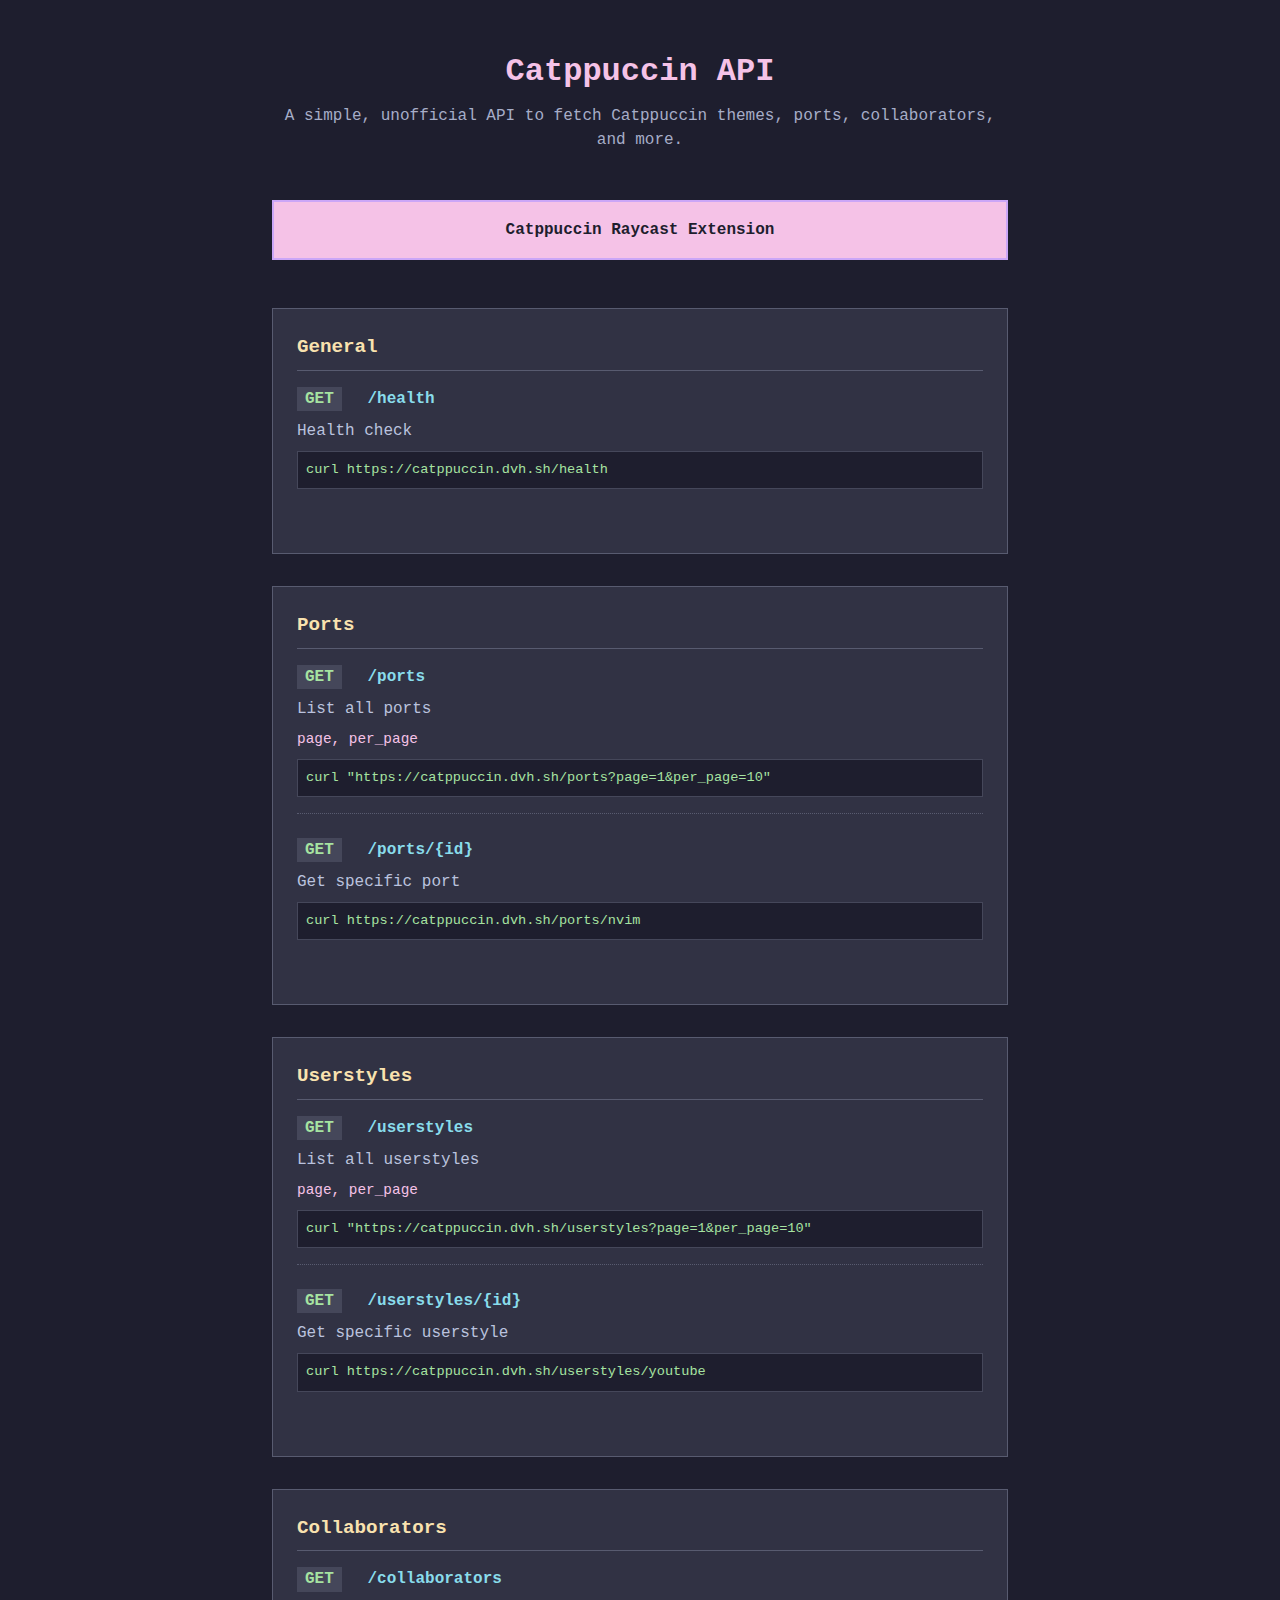
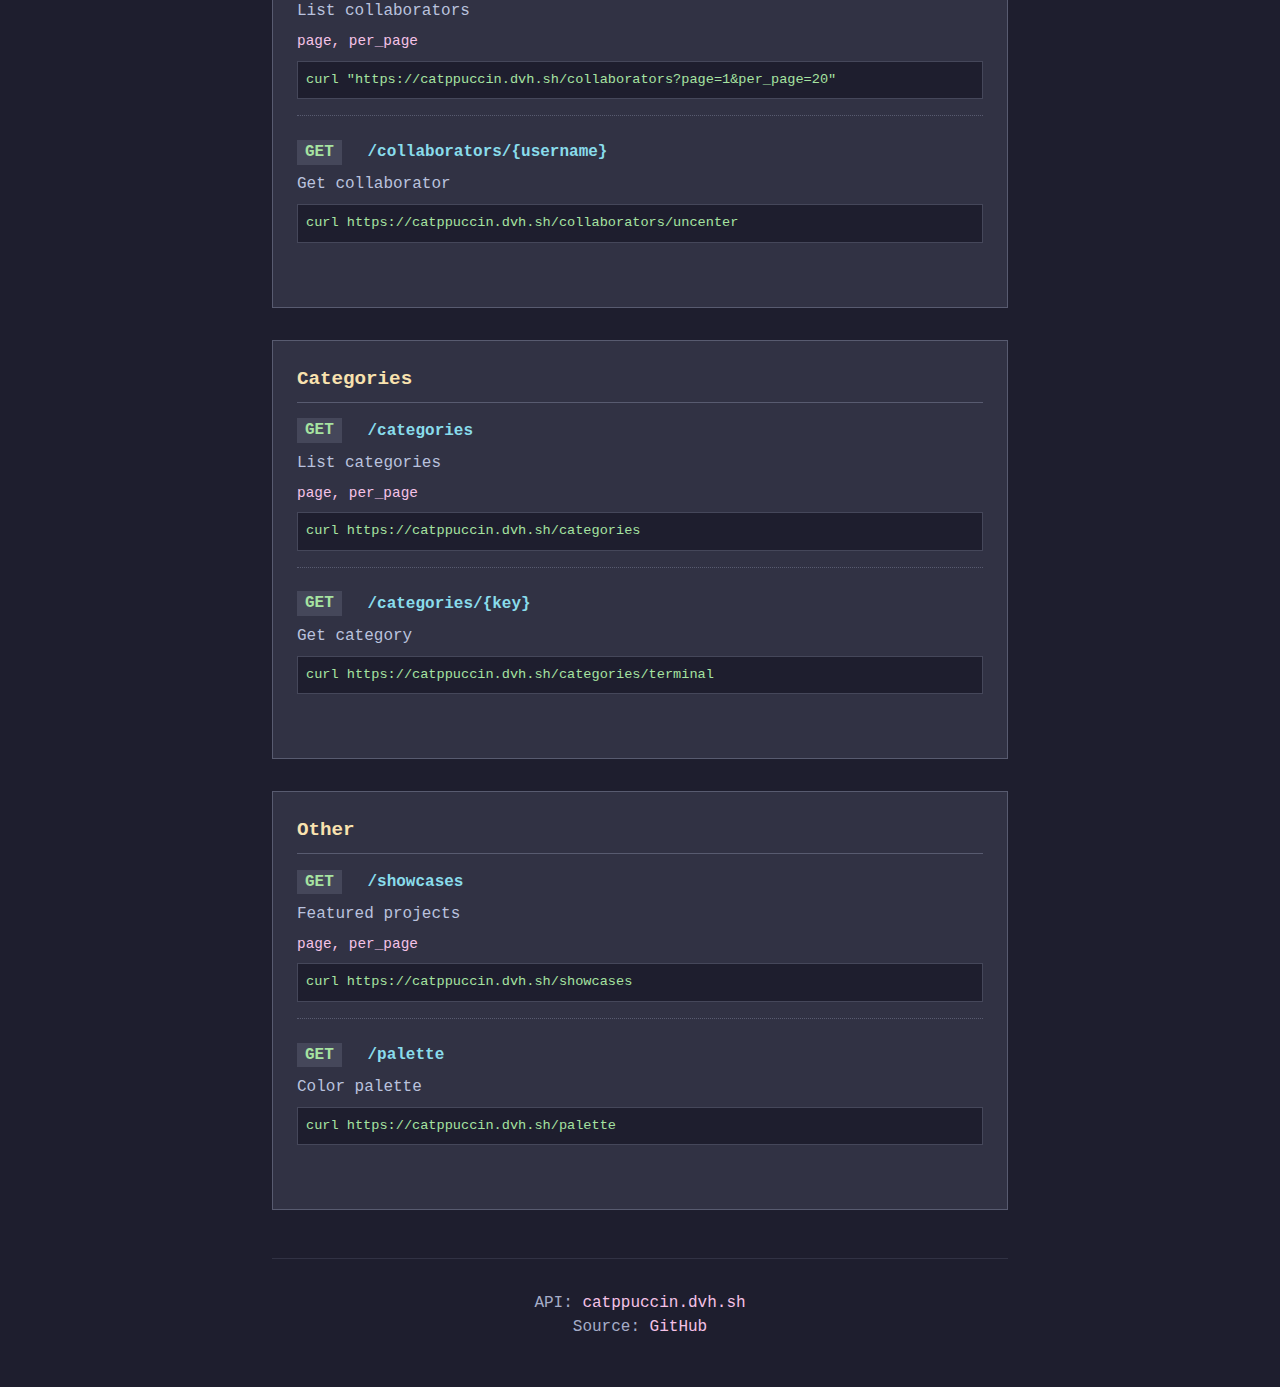
<file: public/index.html>
<!DOCTYPE html>
<html lang="en">
<head>
    <meta charset="UTF-8">
    <meta name="viewport" content="width=device-width, initial-scale=1.0">
    <title>Catppuccin API</title>
    <link rel="stylesheet" href="styles.css">
</head>
<body>
    <div class="container">
        <h1>Catppuccin API</h1>
        <p class="subtitle">
            A simple, unofficial API to fetch Catppuccin themes, ports, collaborators, and more.
        </p>

        <div class="banner">
            <a href="https://www.raycast.com/dvhsh/catppuccin" target="_blank">
                Catppuccin Raycast Extension 
            </a>
        </div>

        <div class="section">
            <h2>General</h2>
            <div class="endpoint">
                <div class="method-path">
                    <span class="method">GET</span>
                    <span class="path">/health</span>
                </div>
                <div class="desc">Health check</div>
                <div class="example">curl https://catppuccin.dvh.sh/health</div>
            </div>
        </div>

        <div class="section">
            <h2>Ports</h2>
            <div class="endpoint">
                <div class="method-path">
                    <span class="method">GET</span>
                    <span class="path">/ports</span>
                </div>
                <div class="desc">List all ports</div>
                <div class="params">page, per_page</div>
                <div class="example">curl "https://catppuccin.dvh.sh/ports?page=1&per_page=10"</div>
            </div>
            <div class="endpoint">
                <div class="method-path">
                    <span class="method">GET</span>
                    <span class="path">/ports/{id}</span>
                </div>
                <div class="desc">Get specific port</div>
                <div class="example">curl https://catppuccin.dvh.sh/ports/nvim</div>
            </div>
        </div>

        <div class="section">
            <h2>Userstyles</h2>
            <div class="endpoint">
                <div class="method-path">
                    <span class="method">GET</span>
                    <span class="path">/userstyles</span>
                </div>
                <div class="desc">List all userstyles</div>
                <div class="params">page, per_page</div>
                <div class="example">curl "https://catppuccin.dvh.sh/userstyles?page=1&per_page=10"</div>
            </div>
            <div class="endpoint">
                <div class="method-path">
                    <span class="method">GET</span>
                    <span class="path">/userstyles/{id}</span>
                </div>
                <div class="desc">Get specific userstyle</div>
                <div class="example">curl https://catppuccin.dvh.sh/userstyles/youtube</div>
            </div>
        </div>

        <div class="section">
            <h2>Collaborators</h2>
            <div class="endpoint">
                <div class="method-path">
                    <span class="method">GET</span>
                    <span class="path">/collaborators</span>
                </div>
                <div class="desc">List collaborators</div>
                <div class="params">page, per_page</div>
                <div class="example">curl "https://catppuccin.dvh.sh/collaborators?page=1&per_page=20"</div>
            </div>
            <div class="endpoint">
                <div class="method-path">
                    <span class="method">GET</span>
                    <span class="path">/collaborators/{username}</span>
                </div>
                <div class="desc">Get collaborator</div>
                <div class="example">curl https://catppuccin.dvh.sh/collaborators/uncenter</div>
            </div>
        </div>

        <div class="section">
            <h2>Categories</h2>
            <div class="endpoint">
                <div class="method-path">
                    <span class="method">GET</span>
                    <span class="path">/categories</span>
                </div>
                <div class="desc">List categories</div>
                <div class="params">page, per_page</div>
                <div class="example">curl https://catppuccin.dvh.sh/categories</div>
            </div>
            <div class="endpoint">
                <div class="method-path">
                    <span class="method">GET</span>
                    <span class="path">/categories/{key}</span>
                </div>
                <div class="desc">Get category</div>
                <div class="example">curl https://catppuccin.dvh.sh/categories/terminal</div>
            </div>
        </div>

        <div class="section">
            <h2>Other</h2>
            <div class="endpoint">
                <div class="method-path">
                    <span class="method">GET</span>
                    <span class="path">/showcases</span>
                </div>
                <div class="desc">Featured projects</div>
                <div class="params">page, per_page</div>
                <div class="example">curl https://catppuccin.dvh.sh/showcases</div>
            </div>
            <div class="endpoint">
                <div class="method-path">
                    <span class="method">GET</span>
                    <span class="path">/palette</span>
                </div>
                <div class="desc">Color palette</div>
                <div class="example">curl https://catppuccin.dvh.sh/palette</div>
            </div>
        </div>

        <div class="footer">
            <p>API: <a href="https://catppuccin.dvh.sh" target="_blank">catppuccin.dvh.sh</a></p>
            <p>Source: <a href="https://github.com/dvh-sh/catppuccin.dvh.sh" target="_blank">GitHub</a></p>
        </div>
    </div>
</body>
</html>
</file>
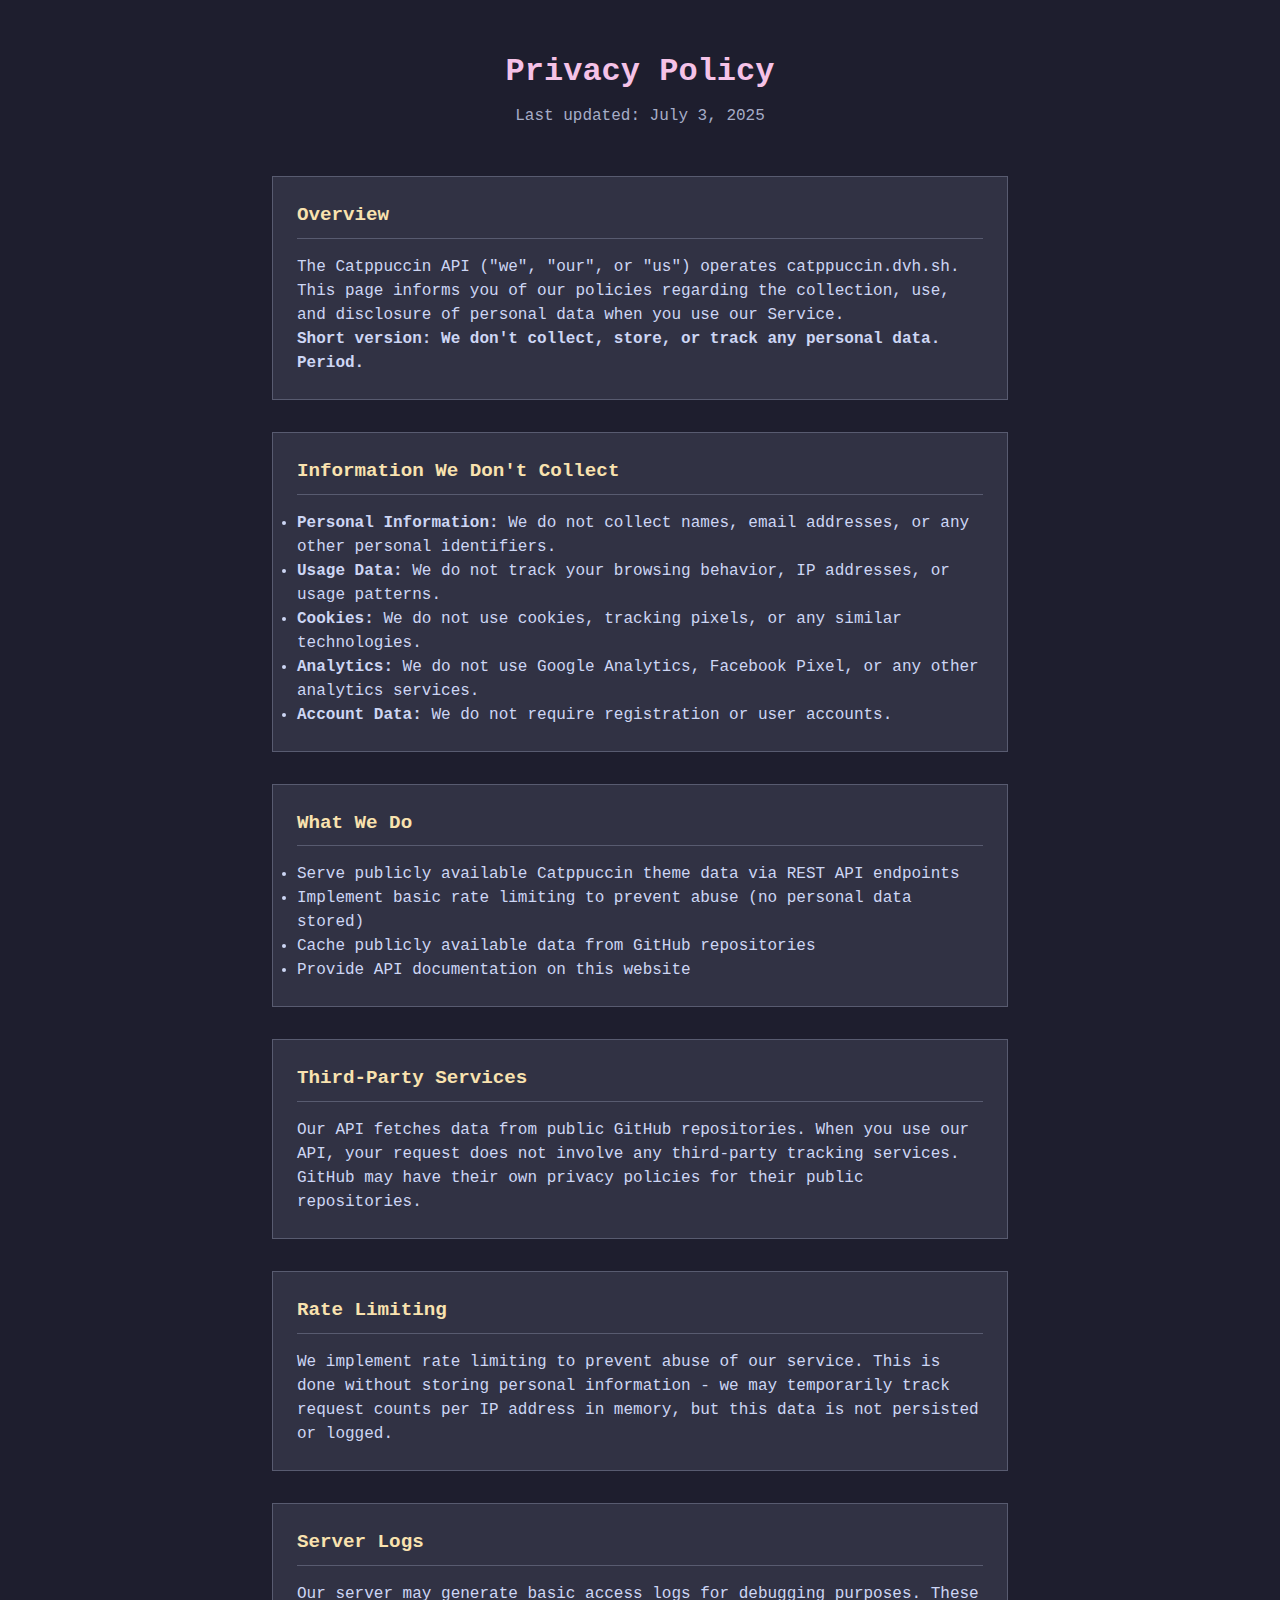
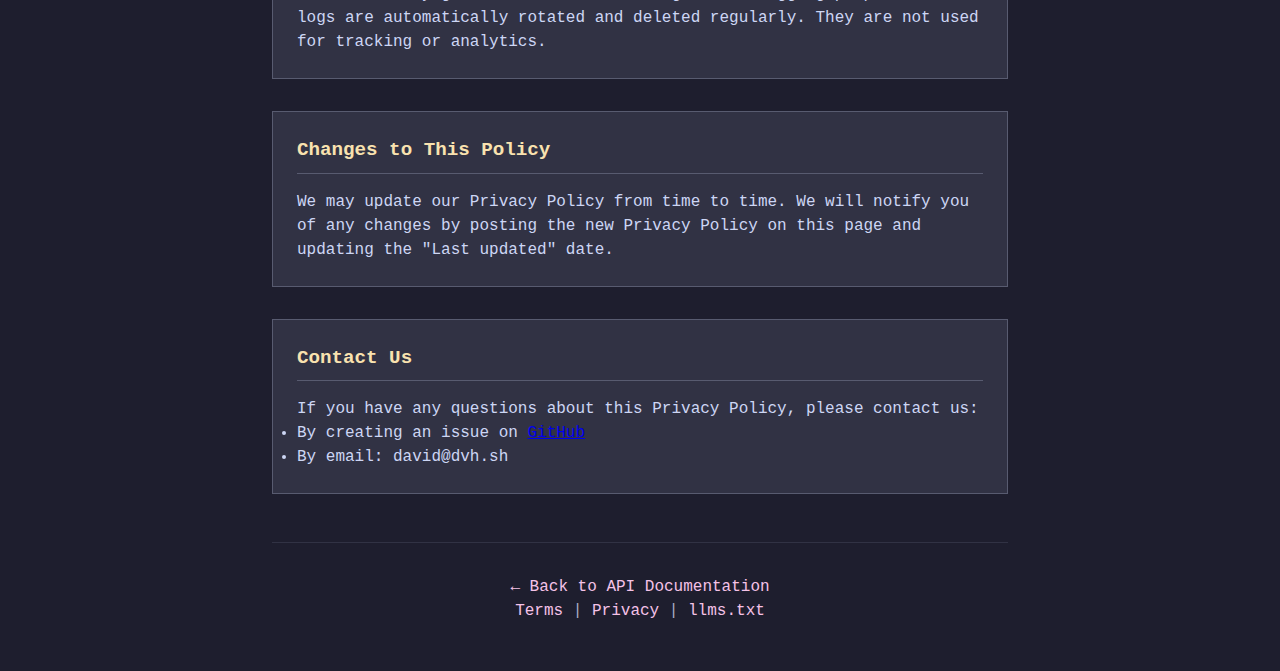
<file: public/privacy/index.html>
<!doctype html>
<html lang="en">
  <head>
    <meta charset="UTF-8" />
    <meta name="viewport" content="width=device-width, initial-scale=1.0" />
    <title>Privacy Policy - Catppuccin API</title>
    <meta
      name="description"
      content="Privacy policy for Catppuccin API - We don't collect, store, or track any personal data."
    />
    <link rel="canonical" href="https://catppuccin.dvh.sh/privacy" />
    <link rel="stylesheet" href="../styles.css" />
  </head>
  <body>
    <div class="container">
      <header>
        <h1>Privacy Policy</h1>
        <p class="subtitle">Last updated: July 3, 2025</p>
      </header>

      <main>
        <section class="section">
          <h2>Overview</h2>
          <p>
            The Catppuccin API ("we", "our", or "us") operates
            catppuccin.dvh.sh. This page informs you of our policies regarding
            the collection, use, and disclosure of personal data when you use
            our Service.
          </p>

          <p>
            <strong
              >Short version: We don't collect, store, or track any personal
              data. Period.</strong
            >
          </p>
        </section>

        <section class="section">
          <h2>Information We Don't Collect</h2>
          <ul>
            <li>
              <strong>Personal Information:</strong> We do not collect names,
              email addresses, or any other personal identifiers.
            </li>
            <li>
              <strong>Usage Data:</strong> We do not track your browsing
              behavior, IP addresses, or usage patterns.
            </li>
            <li>
              <strong>Cookies:</strong> We do not use cookies, tracking pixels,
              or any similar technologies.
            </li>
            <li>
              <strong>Analytics:</strong> We do not use Google Analytics,
              Facebook Pixel, or any other analytics services.
            </li>
            <li>
              <strong>Account Data:</strong> We do not require registration or
              user accounts.
            </li>
          </ul>
        </section>

        <section class="section">
          <h2>What We Do</h2>
          <ul>
            <li>
              Serve publicly available Catppuccin theme data via REST API
              endpoints
            </li>
            <li>
              Implement basic rate limiting to prevent abuse (no personal data
              stored)
            </li>
            <li>Cache publicly available data from GitHub repositories</li>
            <li>Provide API documentation on this website</li>
          </ul>
        </section>

        <section class="section">
          <h2>Third-Party Services</h2>
          <p>
            Our API fetches data from public GitHub repositories. When you use
            our API, your request does not involve any third-party tracking
            services. GitHub may have their own privacy policies for their
            public repositories.
          </p>
        </section>

        <section class="section">
          <h2>Rate Limiting</h2>
          <p>
            We implement rate limiting to prevent abuse of our service. This is
            done without storing personal information - we may temporarily track
            request counts per IP address in memory, but this data is not
            persisted or logged.
          </p>
        </section>

        <section class="section">
          <h2>Server Logs</h2>
          <p>
            Our server may generate basic access logs for debugging purposes.
            These logs are automatically rotated and deleted regularly. They are
            not used for tracking or analytics.
          </p>
        </section>

        <section class="section">
          <h2>Changes to This Policy</h2>
          <p>
            We may update our Privacy Policy from time to time. We will notify
            you of any changes by posting the new Privacy Policy on this page
            and updating the "Last updated" date.
          </p>
        </section>

        <section class="section">
          <h2>Contact Us</h2>
          <p>
            If you have any questions about this Privacy Policy, please contact
            us:
          </p>
          <ul>
            <li>
              By creating an issue on
              <a
                href="https://github.com/dvh-sh/catppuccin.dvh.sh"
                target="_blank"
                rel="noopener noreferrer"
                >GitHub</a
              >
            </li>
            <li>By email: david@dvh.sh</li>
          </ul>
        </section>
      </main>

      <footer class="footer">
        <p><a href="/">← Back to API Documentation</a></p>
        <p>
          <a href="/terms">Terms</a> | <a href="/privacy">Privacy</a> |
          <a href="/llms.txt">llms.txt</a>
        </p>
      </footer>
    </div>
  </body>
</html>
</file>
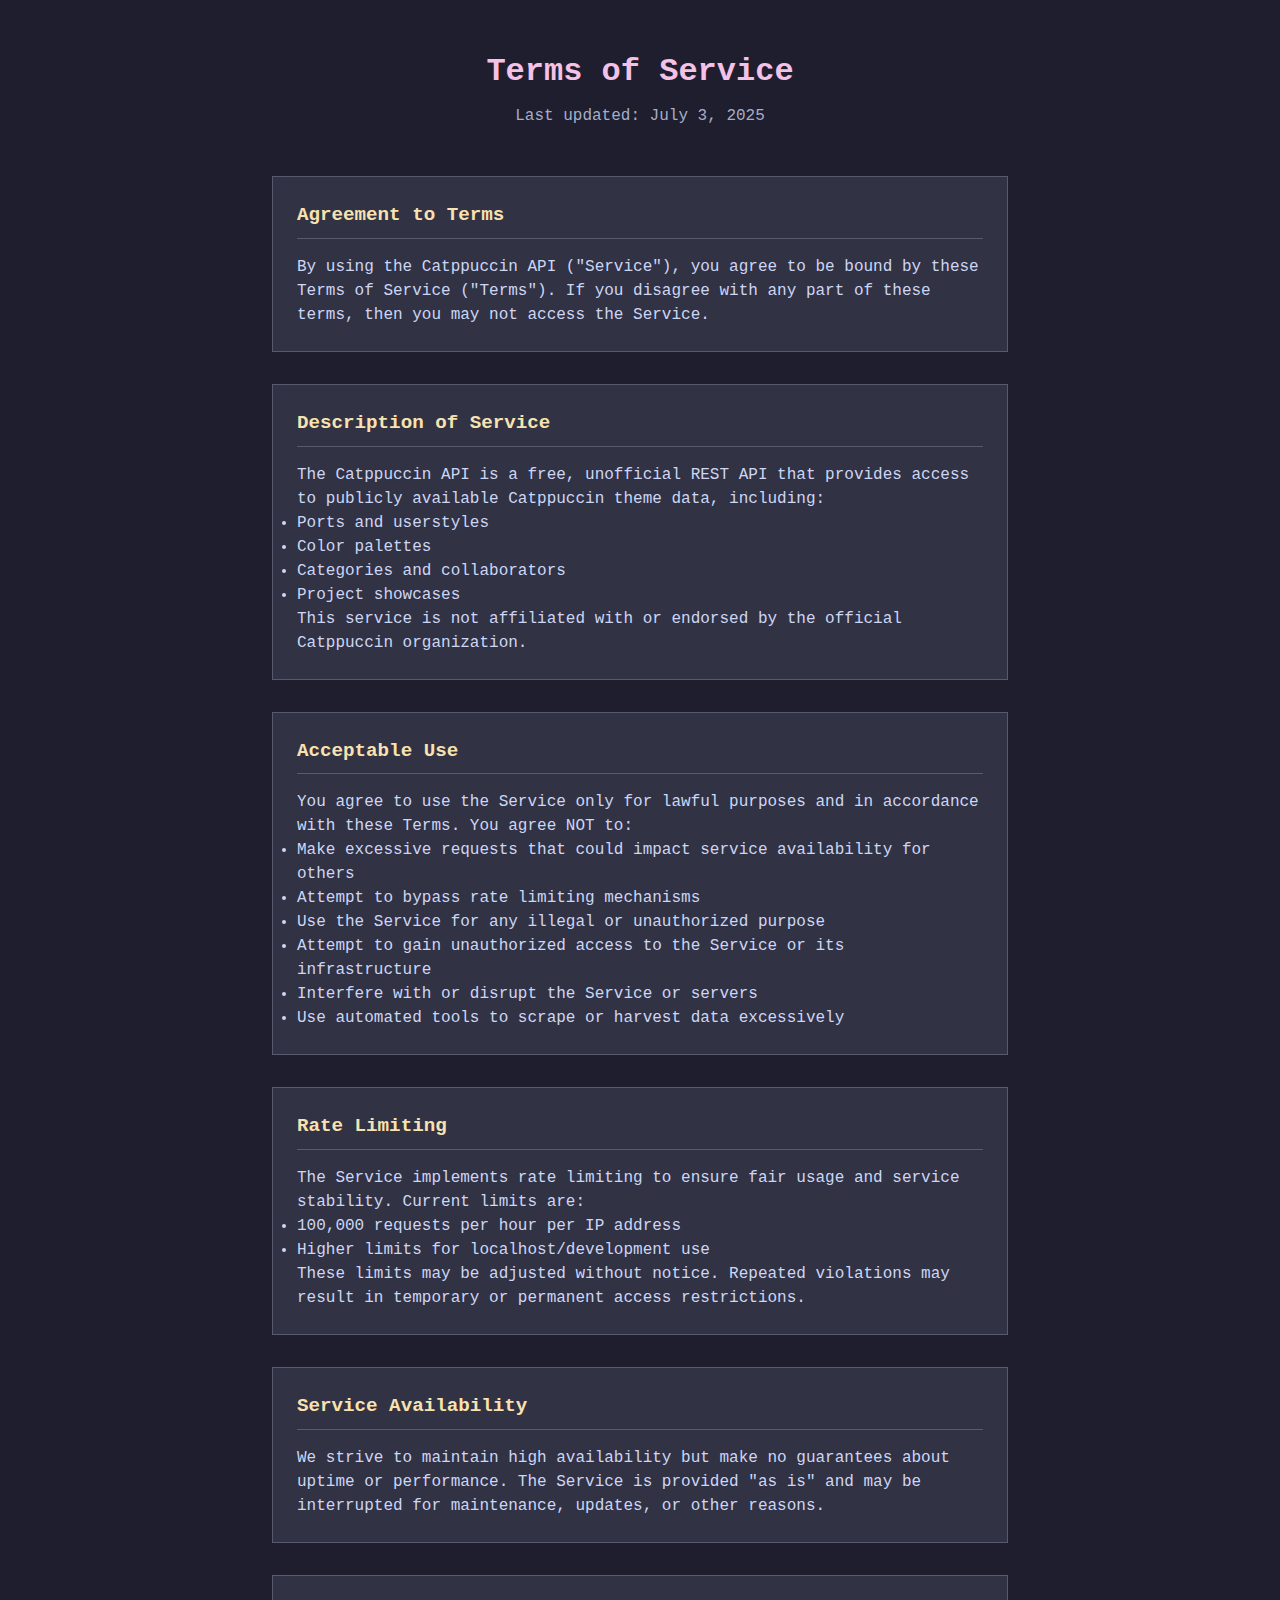
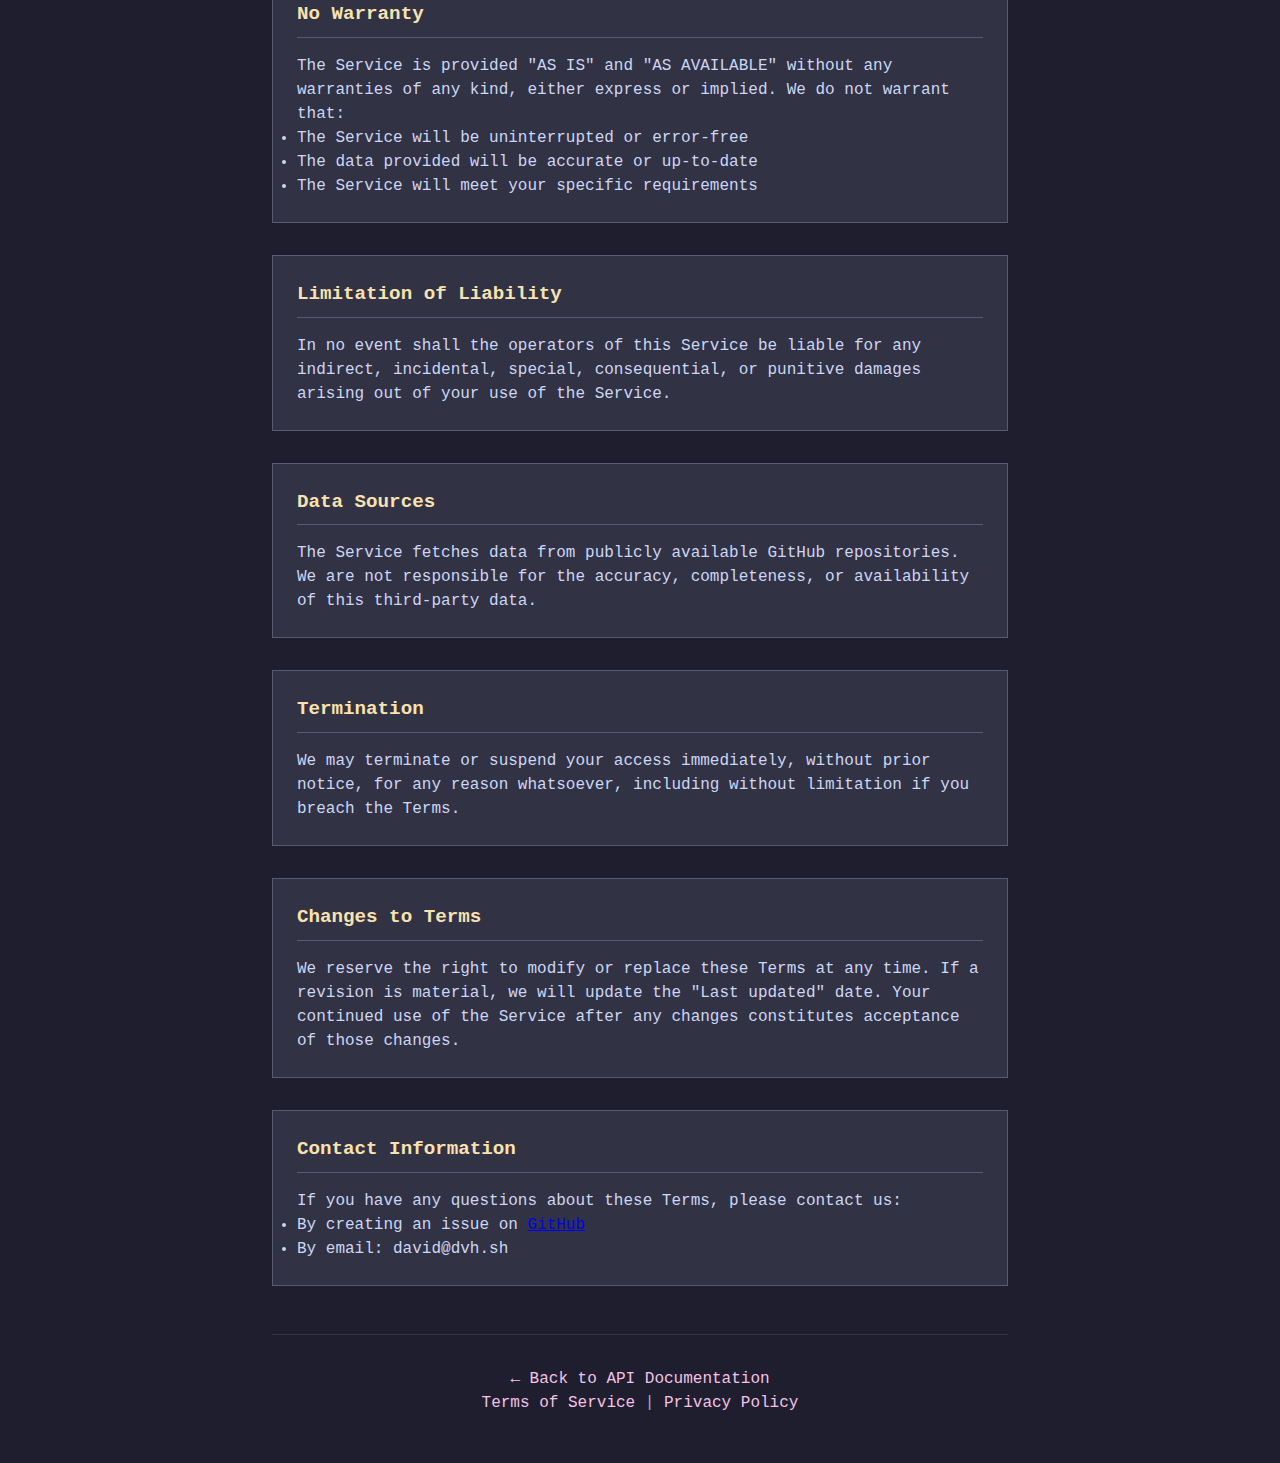
<file: public/terms/index.html>
<!doctype html>
<html lang="en">
  <head>
    <meta charset="UTF-8" />
    <meta name="viewport" content="width=device-width, initial-scale=1.0" />
    <title>Terms of Service - Catppuccin API</title>
    <meta
      name="description"
      content="Terms of Service for Catppuccin API - Simple rules for using our free API service."
    />
    <link rel="canonical" href="https://catppuccin.dvh.sh/terms" />
    <link rel="stylesheet" href="../styles.css" />
  </head>
  <body>
    <div class="container">
      <header>
        <h1>Terms of Service</h1>
        <p class="subtitle">Last updated: July 3, 2025</p>
      </header>

      <main>
        <section class="section">
          <h2>Agreement to Terms</h2>
          <p>
            By using the Catppuccin API ("Service"), you agree to be bound by
            these Terms of Service ("Terms"). If you disagree with any part of
            these terms, then you may not access the Service.
          </p>
        </section>

        <section class="section">
          <h2>Description of Service</h2>
          <p>
            The Catppuccin API is a free, unofficial REST API that provides
            access to publicly available Catppuccin theme data, including:
          </p>
          <ul>
            <li>Ports and userstyles</li>
            <li>Color palettes</li>
            <li>Categories and collaborators</li>
            <li>Project showcases</li>
          </ul>
          <p>
            This service is not affiliated with or endorsed by the official
            Catppuccin organization.
          </p>
        </section>

        <section class="section">
          <h2>Acceptable Use</h2>
          <p>
            You agree to use the Service only for lawful purposes and in
            accordance with these Terms. You agree NOT to:
          </p>
          <ul>
            <li>
              Make excessive requests that could impact service availability for
              others
            </li>
            <li>Attempt to bypass rate limiting mechanisms</li>
            <li>Use the Service for any illegal or unauthorized purpose</li>
            <li>
              Attempt to gain unauthorized access to the Service or its
              infrastructure
            </li>
            <li>Interfere with or disrupt the Service or servers</li>
            <li>Use automated tools to scrape or harvest data excessively</li>
          </ul>
        </section>

        <section class="section">
          <h2>Rate Limiting</h2>
          <p>
            The Service implements rate limiting to ensure fair usage and
            service stability. Current limits are:
          </p>
          <ul>
            <li>100,000 requests per hour per IP address</li>
            <li>Higher limits for localhost/development use</li>
          </ul>
          <p>
            These limits may be adjusted without notice. Repeated violations may
            result in temporary or permanent access restrictions.
          </p>
        </section>

        <section class="section">
          <h2>Service Availability</h2>
          <p>
            We strive to maintain high availability but make no guarantees about
            uptime or performance. The Service is provided "as is" and may be
            interrupted for maintenance, updates, or other reasons.
          </p>
        </section>

        <section class="section">
          <h2>No Warranty</h2>
          <p>
            The Service is provided "AS IS" and "AS AVAILABLE" without any
            warranties of any kind, either express or implied. We do not warrant
            that:
          </p>
          <ul>
            <li>The Service will be uninterrupted or error-free</li>
            <li>The data provided will be accurate or up-to-date</li>
            <li>The Service will meet your specific requirements</li>
          </ul>
        </section>

        <section class="section">
          <h2>Limitation of Liability</h2>
          <p>
            In no event shall the operators of this Service be liable for any
            indirect, incidental, special, consequential, or punitive damages
            arising out of your use of the Service.
          </p>
        </section>

        <section class="section">
          <h2>Data Sources</h2>
          <p>
            The Service fetches data from publicly available GitHub
            repositories. We are not responsible for the accuracy, completeness,
            or availability of this third-party data.
          </p>
        </section>

        <section class="section">
          <h2>Termination</h2>
          <p>
            We may terminate or suspend your access immediately, without prior
            notice, for any reason whatsoever, including without limitation if
            you breach the Terms.
          </p>
        </section>

        <section class="section">
          <h2>Changes to Terms</h2>
          <p>
            We reserve the right to modify or replace these Terms at any time.
            If a revision is material, we will update the "Last updated" date.
            Your continued use of the Service after any changes constitutes
            acceptance of those changes.
          </p>
        </section>

        <section class="section">
          <h2>Contact Information</h2>
          <p>If you have any questions about these Terms, please contact us:</p>
          <ul>
            <li>
              By creating an issue on
              <a
                href="https://github.com/dvh-sh/catppuccin.dvh.sh"
                target="_blank"
                rel="noopener noreferrer"
                >GitHub</a
              >
            </li>
            <li>By email: david@dvh.sh</li>
          </ul>
        </section>
      </main>

      <footer class="footer">
        <p><a href="/">← Back to API Documentation</a></p>
        <p>
          <a href="/terms">Terms of Service</a> |
          <a href="/privacy">Privacy Policy</a>
        </p>
      </footer>
    </div>
  </body>
</html>
</file>
<file: public/styles.css>
* {
  margin: 0;
  padding: 0;
  box-sizing: border-box;
}

body {
  font-family: "Courier New", monospace;
  background: #1e1e2e;
  color: #cdd6f4;
  line-height: 1.5;
}

.container {
  max-width: 800px;
  margin: 0 auto;
  padding: 3rem 2rem;
}

h1 {
  color: #f5c2e7;
  font-size: 2rem;
  font-weight: bold;
  margin-bottom: 0.5rem;
  text-align: center;
}

.subtitle {
  color: #a6adc8;
  text-align: center;
  margin-bottom: 3rem;
}

.banner {
  background: #f5c2e7;
  color: #1e1e2e;
  padding: 1rem;
  text-align: center;
  margin-bottom: 3rem;
  border: 2px solid #cba6f7;
}

.banner a {
  color: #1e1e2e;
  text-decoration: none;
  font-weight: bold;
}

.banner a:hover {
  text-decoration: underline;
}

.section {
  background: #313244;
  border: 1px solid #585b70;
  padding: 1.5rem;
  margin-bottom: 2rem;
}

.section h2 {
  color: #f9e2af;
  font-size: 1.2rem;
  margin-bottom: 1rem;
  border-bottom: 1px solid #585b70;
  padding-bottom: 0.5rem;
}

.endpoint {
  margin-bottom: 1.5rem;
  padding-bottom: 1rem;
  border-bottom: 1px dotted #585b70;
}

.endpoint:last-child {
  border-bottom: none;
}

.method-path {
  margin-bottom: 0.5rem;
}

.method {
  background: #45475a;
  color: #a6e3a1;
  padding: 0.2rem 0.5rem;
  font-weight: bold;
  margin-right: 1rem;
}

.path {
  color: #89dceb;
  font-weight: bold;
}

.desc {
  color: #bac2de;
  margin-bottom: 0.5rem;
}

.params {
  color: #f5c2e7;
  font-size: 0.9rem;
  margin-bottom: 0.5rem;
}

.example {
  background: #1e1e2e;
  border: 1px solid #45475a;
  padding: 0.5rem;
  color: #a6e3a1;
  font-size: 0.85rem;
  word-break: break-all;
}

.footer {
  text-align: center;
  margin-top: 3rem;
  padding-top: 2rem;
  border-top: 1px solid #313244;
  color: #a6adc8;
}

.footer a {
  color: #f5c2e7;
  text-decoration: none;
}

.footer a:hover {
  text-decoration: underline;
}
</file>
